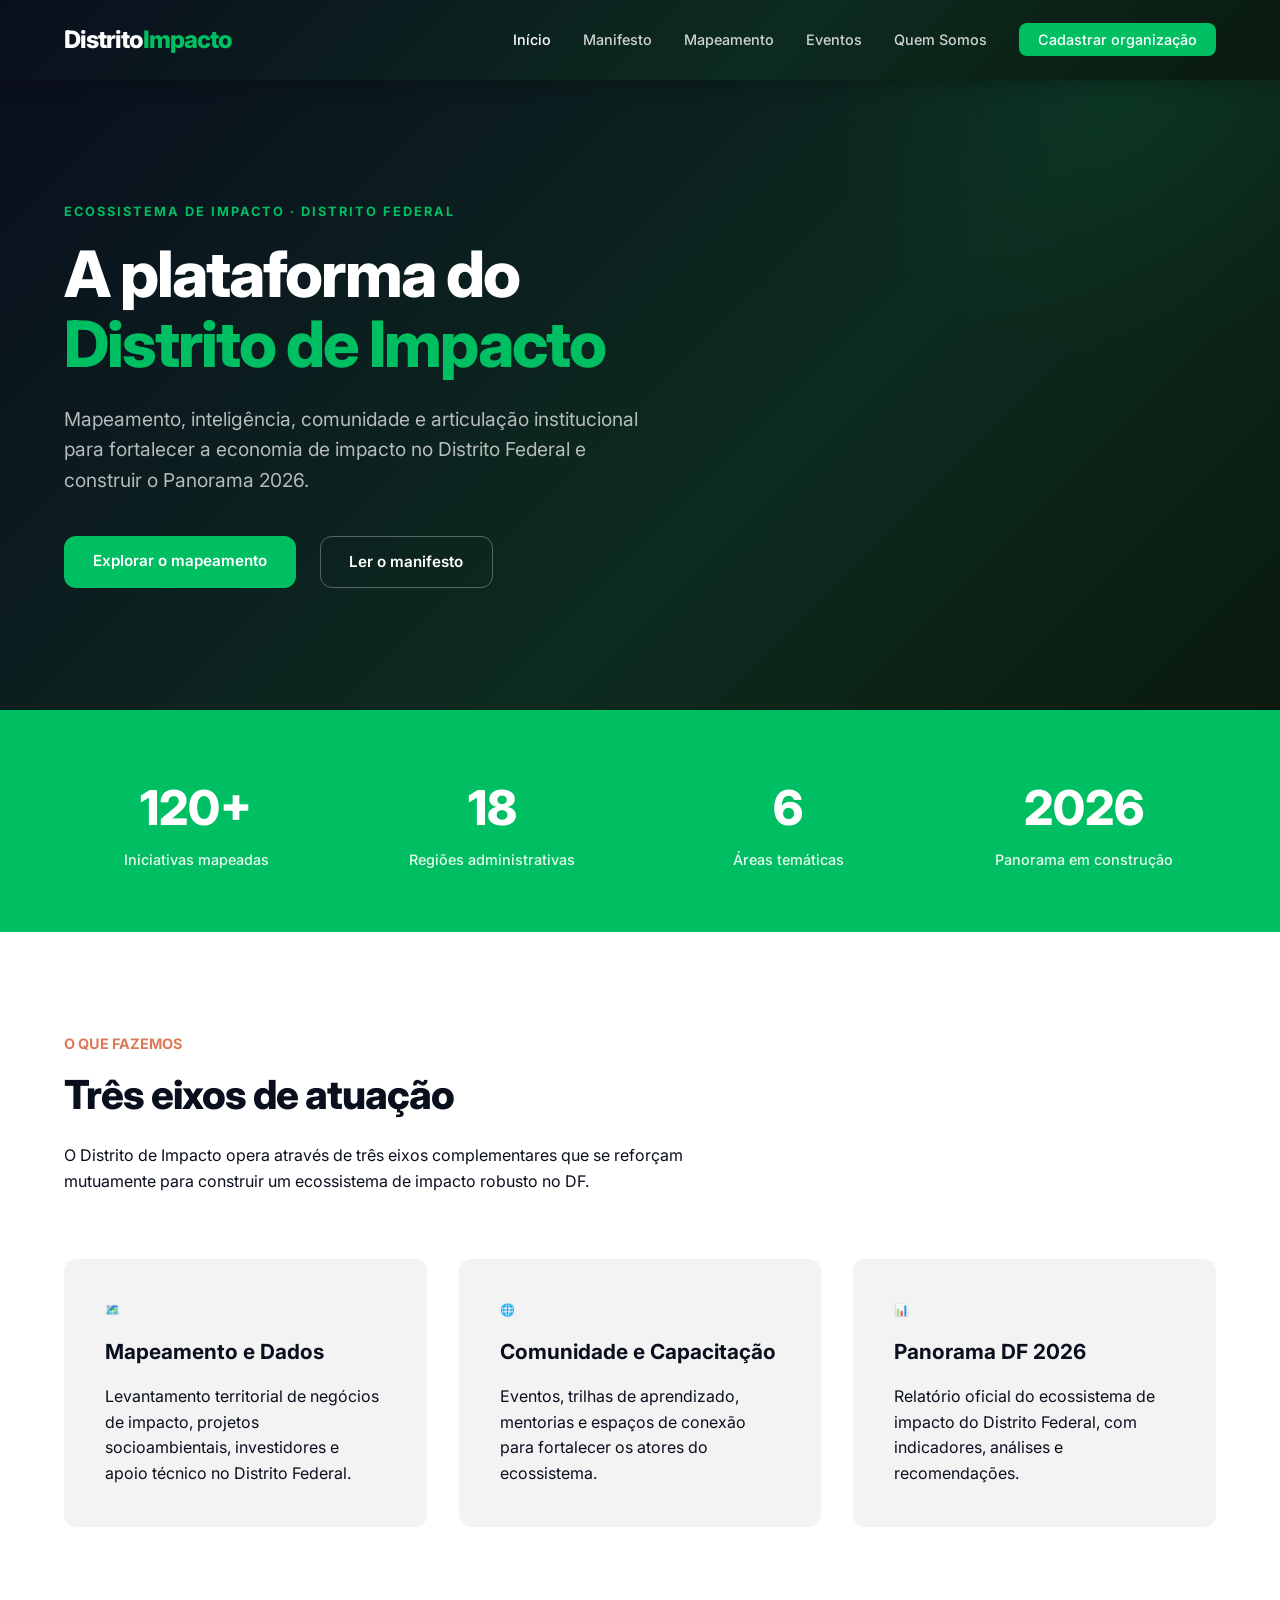
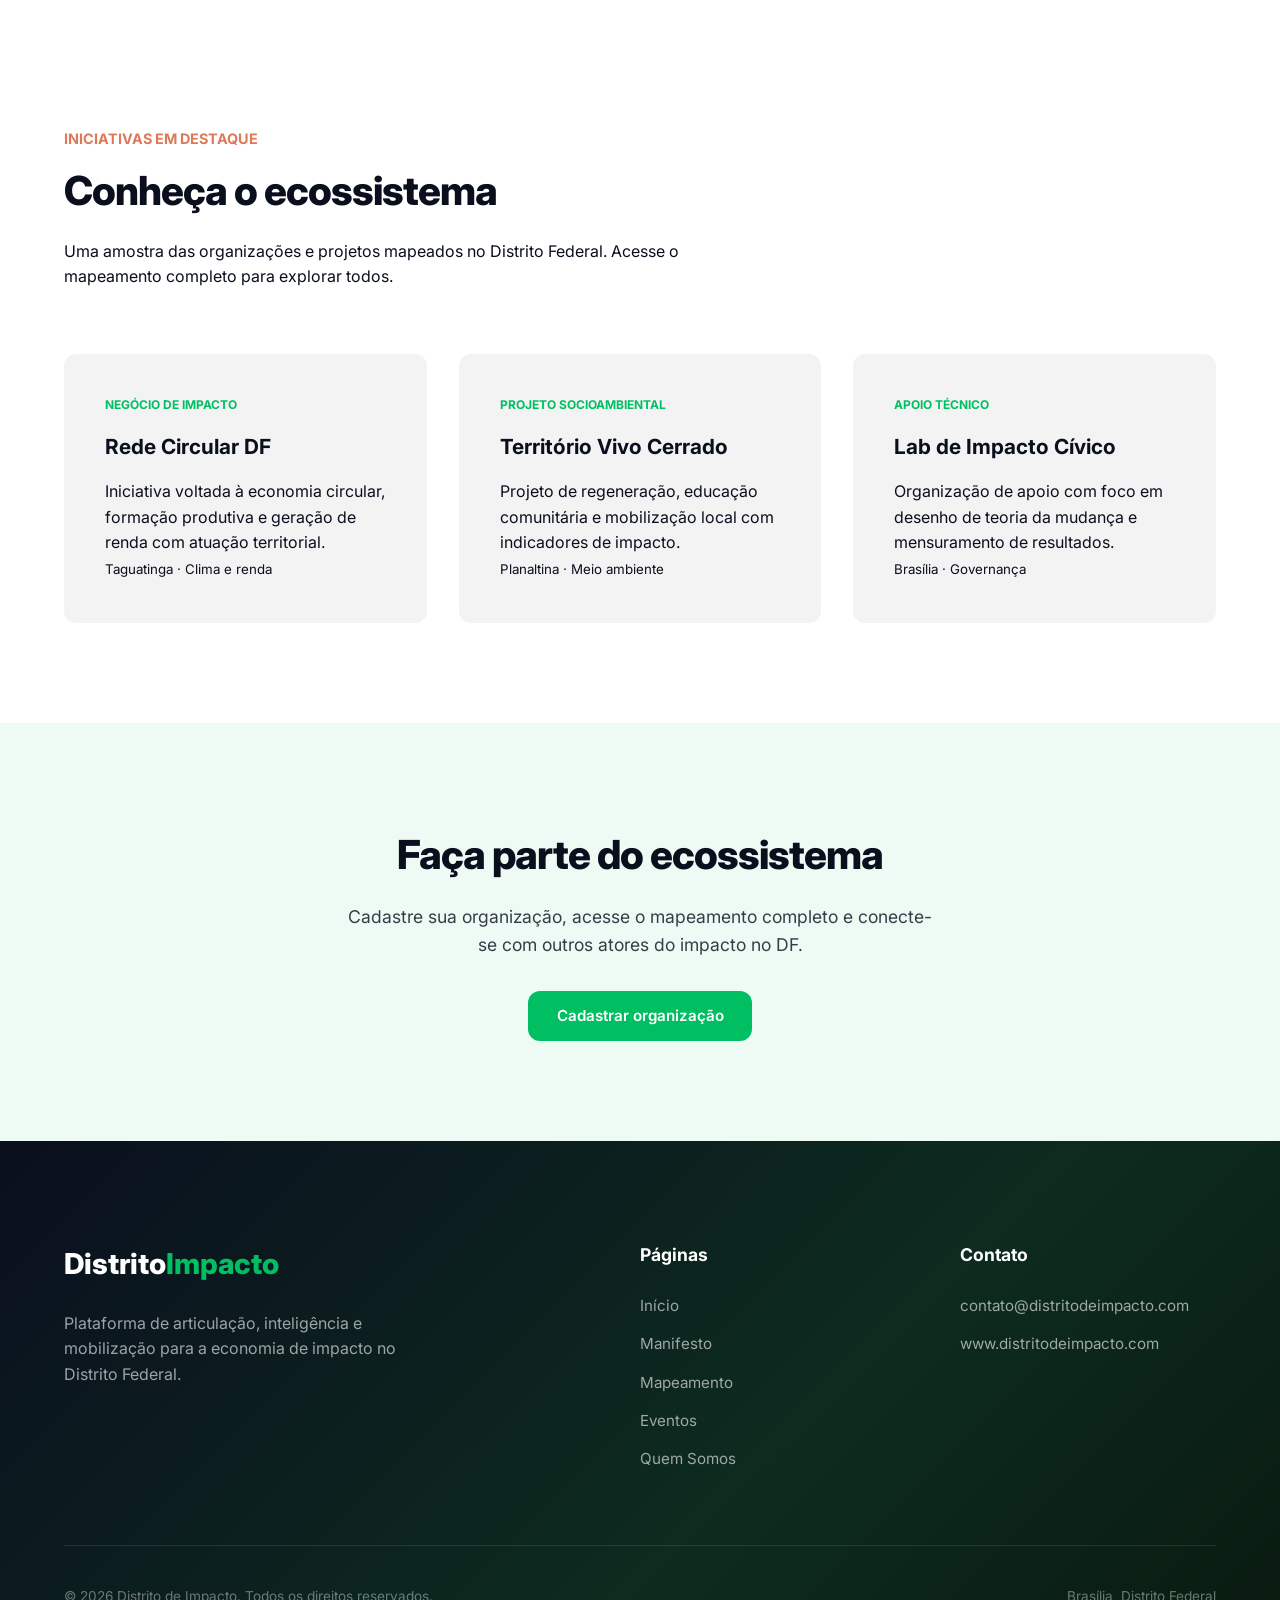
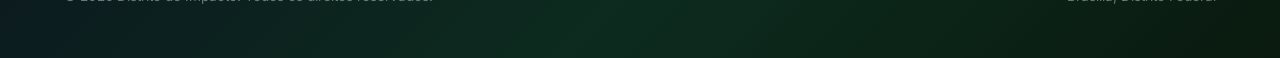
<file: index.html>
<!DOCTYPE html>
<html lang="pt-BR">
<head>
  <meta charset="UTF-8" />
  <meta name="viewport" content="width=device-width, initial-scale=1.0"/>
  <title>Distrito de Impacto</title>
  <meta name="description" content="Plataforma de articulação, inteligência e mobilização para a economia de impacto no Distrito Federal."/>
  <link rel="preconnect" href="https://fonts.googleapis.com"/>
  <link rel="preconnect" href="https://fonts.gstatic.com" crossorigin/>
  <link href="https://fonts.googleapis.com/css2?family=Inter:wght@400;500;600;700;800&display=swap" rel="stylesheet"/>
      <link rel="stylesheet" href="assets/css/style.css?v=3"/>
</head>
<body>
  <nav>
    <div class="container nav-container">
      <a href="/distrito-impacto-site/" class="nav-logo">Distrito<span>Impacto</span></a>
      <ul class="nav-links">
        <li><a href="/distrito-impacto-site/" class="active">Início</a></li>
        <li><a href="/distrito-impacto-site/manifesto/">Manifesto</a></li>
        <li><a href="/distrito-impacto-site/mapeamento/">Mapeamento</a></li>
        <li><a href="/distrito-impacto-site/eventos/">Eventos</a></li>
        <li><a href="/distrito-impacto-site/quem-somos/">Quem Somos</a></li>
        <li><a href="/distrito-impacto-site/mapeamento/" class="nav-cta">Cadastrar organização</a></li>
      </ul>
      <button class="nav-menu-btn">&#9776;</button>
    </div>
  </nav>
  <section class="hero">
    <div class="container">
      <div class="hero-inner">
        <span class="hero-tag">Ecossistema de Impacto · Distrito Federal</span>
        <h1>A plataforma do<br/><span>Distrito de Impacto</span></h1>
        <p>Mapeamento, inteligência, comunidade e articulação institucional para fortalecer a economia de impacto no Distrito Federal e construir o Panorama 2026.</p>
        <div class="hero-btns">
          <a href="/distrito-impacto-site/mapeamento/" class="btn btn-primary">Explorar o mapeamento</a>
          <a href="/distrito-impacto-site/manifesto/" class="btn btn-outline">Ler o manifesto</a>
        </div>
      </div>
    </div>
  </section>
  <div class="stats">
    <div class="container stats-grid">
      <div class="stat-item">
        <span class="stat-num">120+</span>
        <span class="stat-label">Iniciativas mapeadas</span>
      </div>
      <div class="stat-item">
        <span class="stat-num">18</span>
        <span class="stat-label">Regiões administrativas</span>
      </div>
      <div class="stat-item">
        <span class="stat-num">6</span>
        <span class="stat-label">Áreas temáticas</span>
      </div>
      <div class="stat-item">
        <span class="stat-num">2026</span>
        <span class="stat-label">Panorama em construção</span>
      </div>
    </div>
  </div>
  <section class="section-about">
    <div class="container">
      <div class="section-header">
        <span class="section-tag">O que fazemos</span>
        <h2 class="section-title">Três eixos de atuação</h2>
        <p>O Distrito de Impacto opera através de três eixos complementares que se reforçam mutuamente para construir um ecossistema de impacto robusto no DF.</p>
      </div>
      <div class="cards-grid">
        <div class="card">
          <span class="card-tag">🗺️</span>
          <h3>Mapeamento e Dados</h3>
          <p>Levantamento territorial de negócios de impacto, projetos socioambientais, investidores e apoio técnico no Distrito Federal.</p>
        </div>
        <div class="card">
          <span class="card-tag">🌐</span>
          <h3>Comunidade e Capacitação</h3>
          <p>Eventos, trilhas de aprendizado, mentorias e espaços de conexão para fortalecer os atores do ecossistema.</p>
        </div>
        <div class="card">
          <span class="card-tag">📊</span>
          <h3>Panorama DF 2026</h3>
          <p>Relatório oficial do ecossistema de impacto do Distrito Federal, com indicadores, análises e recomendações.</p>
        </div>
      </div>
    </div>
  </section>
  <section class="section-showcase">
    <div class="container">
      <div class="section-header">
        <span class="section-tag">Iniciativas em destaque</span>
        <h2 class="section-title">Conheça o ecossistema</h2>
        <p>Uma amostra das organizações e projetos mapeados no Distrito Federal. Acesse o mapeamento completo para explorar todos.</p>
      </div>
      <div class="cards-grid">
        <div class="card">
          <span class="card-tag">Negócio de Impacto</span>
          <h3>Rede Circular DF</h3>
          <p>Iniciativa voltada à economia circular, formação produtiva e geração de renda com atuação territorial.</p>
          <p><small>Taguatinga · Clima e renda</small></p>
        </div>
        <div class="card">
          <span class="card-tag">Projeto Socioambiental</span>
          <h3>Território Vivo Cerrado</h3>
          <p>Projeto de regeneração, educação comunitária e mobilização local com indicadores de impacto.</p>
          <p><small>Planaltina · Meio ambiente</small></p>
        </div>
        <div class="card">
          <span class="card-tag">Apoio Técnico</span>
          <h3>Lab de Impacto Cívico</h3>
          <p>Organização de apoio com foco em desenho de teoria da mudança e mensuramento de resultados.</p>
          <p><small>Brasília · Governança</small></p>
        </div>
      </div>
    </div>
  </section>
  <section class="section-cta">
    <div class="container">
      <h2>Faça parte do ecossistema</h2>
      <p>Cadastre sua organização, acesse o mapeamento completo e conecte-se com outros atores do impacto no DF.</p>
      <a href="/distrito-impacto-site/mapeamento/" class="btn btn-primary">Cadastrar organização</a>
    </div>
  </section>
  <footer>
    <div class="container">
      <div class="footer-top">
        <div class="footer-about">
          <div class="footer-logo">Distrito<span>Impacto</span></div>
          <p>Plataforma de articulação, inteligência e mobilização para a economia de impacto no Distrito Federal.</p>
        </div>
        <div class="footer-links">
          <h4>Páginas</h4>
          <ul>
            <li><a href="/distrito-impacto-site/">Início</a></li>
            <li><a href="/distrito-impacto-site/manifesto/">Manifesto</a></li>
            <li><a href="/distrito-impacto-site/mapeamento/">Mapeamento</a></li>
            <li><a href="/distrito-impacto-site/eventos/">Eventos</a></li>
            <li><a href="/distrito-impacto-site/quem-somos/">Quem Somos</a></li>
          </ul>
        </div>
        <div class="footer-links">
          <h4>Contato</h4>
          <ul>
            <li><a href="mailto:contato@distritodeimpacto.com">contato@distritodeimpacto.com</a></li>
            <li><a href="https://www.distritodeimpacto.com/">www.distritodeimpacto.com</a></li>
          </ul>
        </div>
      </div>
      <div class="footer-bottom">
        <span>© 2026 Distrito de Impacto. Todos os direitos reservados.</span>
        <span>Brasília, Distrito Federal</span>
      </div>
    </div>
  </footer>
  <script src="assets/js/main.js"></script>
</body>
</html>
</file>
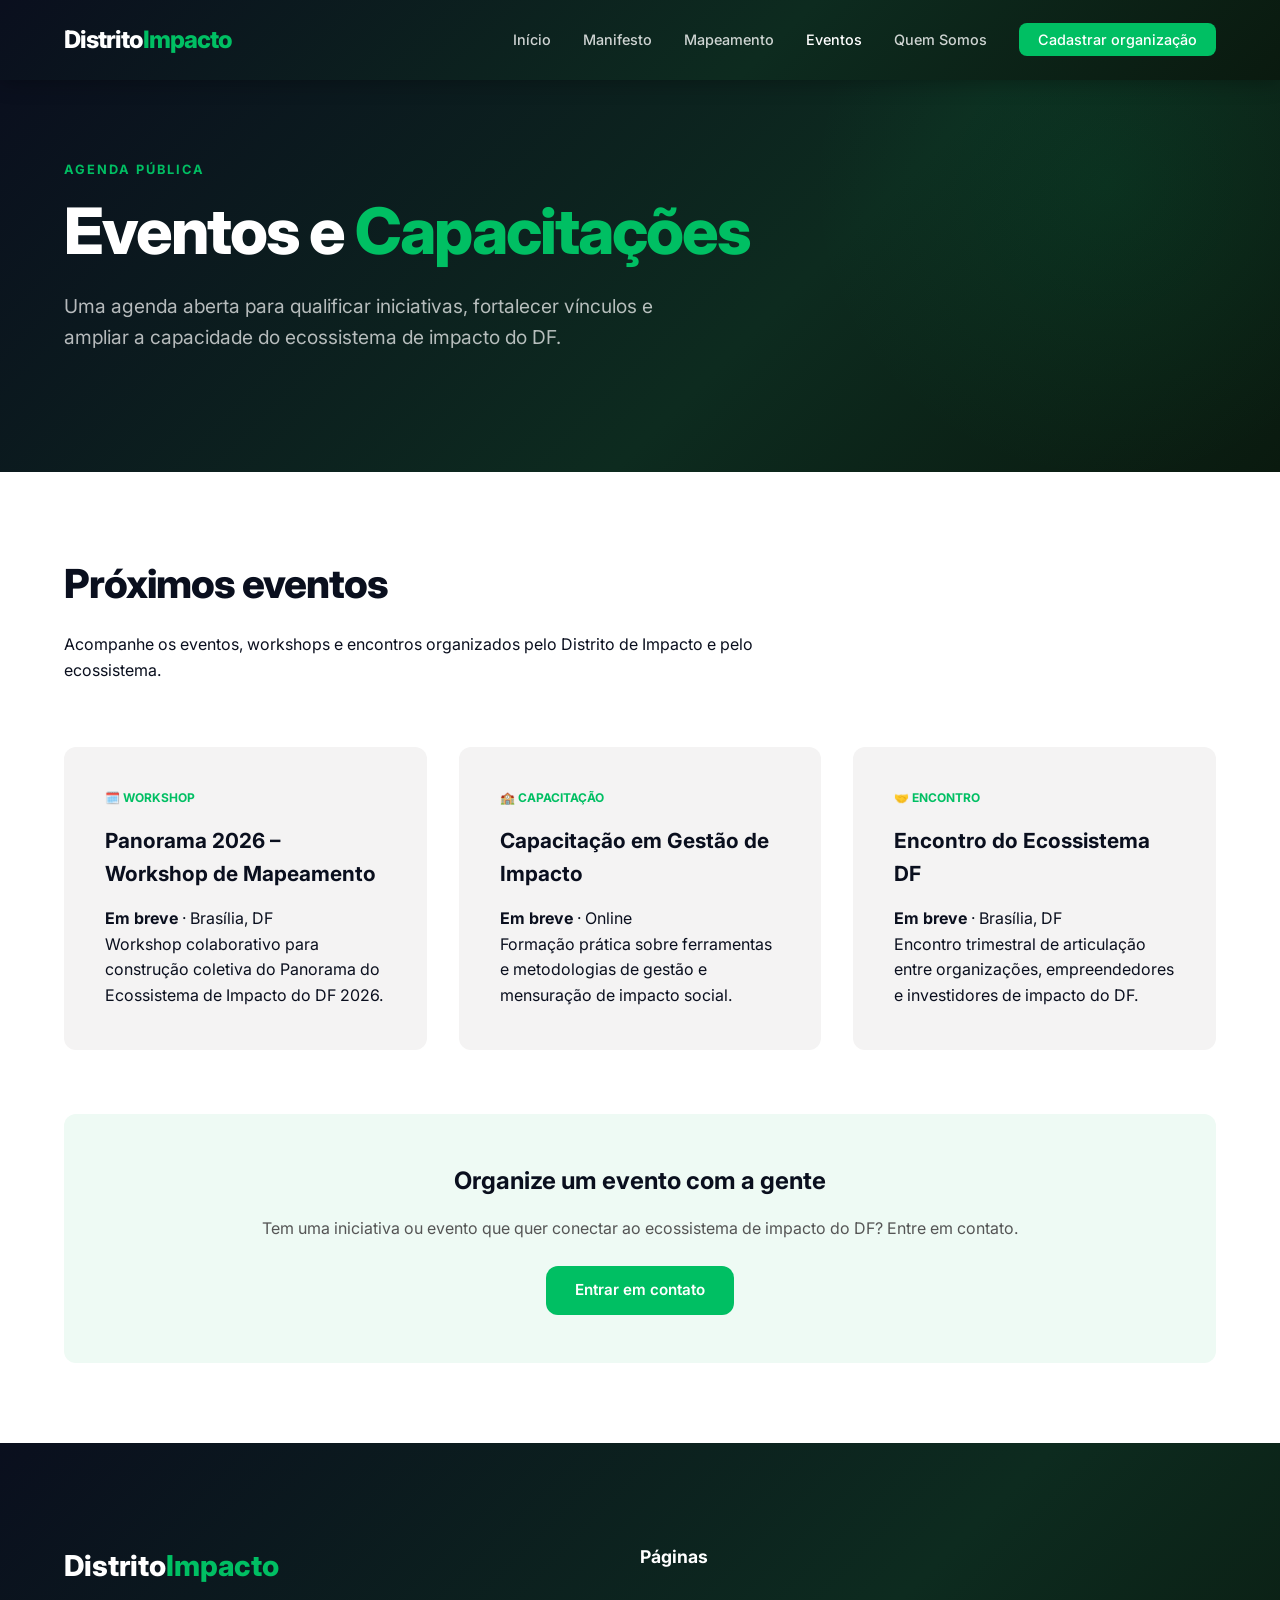
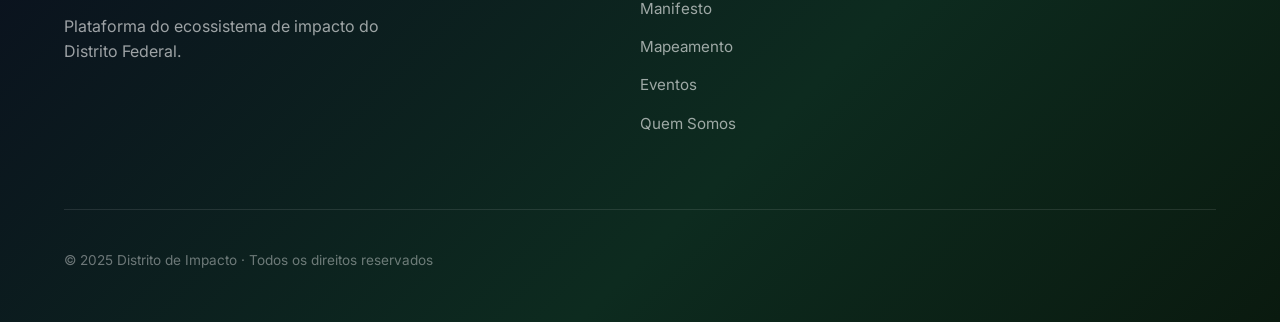
<file: eventos/index.html>
<!DOCTYPE html>
<html lang="pt-BR">
<head>
  <meta charset="UTF-8"/>
  <meta name="viewport" content="width=device-width, initial-scale=1.0"/>
  <title>Eventos – Distrito de Impacto</title>
  <meta name="description" content="Agenda de eventos, capacitações e encontros do ecossistema de impacto do Distrito Federal."/>
  <link rel="preconnect" href="https://fonts.googleapis.com"/>
  <link rel="preconnect" href="https://fonts.gstatic.com" crossorigin/>
  <link href="https://fonts.googleapis.com/css2?family=Inter:wght@400;500;600;700;800&display=swap" rel="stylesheet"/>
  <link rel="stylesheet" href="../assets/css/style.css?v=3"/>
</head>
<body>
  <nav>
    <div class="container nav-container">
      <a href="/distrito-impacto-site/" class="nav-logo">Distrito<span>Impacto</span></a>
      <ul class="nav-links">
        <li><a href="/distrito-impacto-site/">Início</a></li>
        <li><a href="/distrito-impacto-site/manifesto/">Manifesto</a></li>
        <li><a href="/distrito-impacto-site/mapeamento/">Mapeamento</a></li>
        <li><a href="/distrito-impacto-site/eventos/" class="active">Eventos</a></li>
        <li><a href="/distrito-impacto-site/quem-somos/">Quem Somos</a></li>
        <li><a href="/distrito-impacto-site/mapeamento/" class="nav-cta">Cadastrar organização</a></li>
      </ul>
      <button class="nav-menu-btn">&#9776;</button>
    </div>
  </nav>

  <section class="hero" style="min-height: 42vh; padding: 80px 0;">
    <div class="container">
      <div class="hero-inner">
        <span class="hero-tag">Agenda Pública</span>
        <h1>Eventos e <span>Capacitações</span></h1>
        <p>Uma agenda aberta para qualificar iniciativas, fortalecer vínculos e ampliar a capacidade do ecossistema de impacto do DF.</p>
      </div>
    </div>
  </section>

  <section style="padding: 5rem 0;">
    <div class="container">
      <div class="section-header">
        <h2 class="section-title">Próximos eventos</h2>
        <p>Acompanhe os eventos, workshops e encontros organizados pelo Distrito de Impacto e pelo ecossistema.</p>
      </div>
      <div class="cards-grid" id="eventos-lista">
        <div class="card">
          <span class="card-tag">🗓️ Workshop</span>
          <h3>Panorama 2026 – Workshop de Mapeamento</h3>
          <p><strong>Em breve</strong> &middot; Brasília, DF</p>
          <p>Workshop colaborativo para construção coletiva do Panorama do Ecossistema de Impacto do DF 2026.</p>
        </div>
        <div class="card">
          <span class="card-tag">🏫 Capacitação</span>
          <h3>Capacitação em Gestão de Impacto</h3>
          <p><strong>Em breve</strong> &middot; Online</p>
          <p>Formação prática sobre ferramentas e metodologias de gestão e mensuração de impacto social.</p>
        </div>
        <div class="card">
          <span class="card-tag">🤝 Encontro</span>
          <h3>Encontro do Ecossistema DF</h3>
          <p><strong>Em breve</strong> &middot; Brasília, DF</p>
          <p>Encontro trimestral de articulação entre organizações, empreendedores e investidores de impacto do DF.</p>
        </div>
      </div>

      <div style="margin-top: 4rem; padding: 3rem; background: var(--color-surface-soft); border-radius: var(--radius); text-align: center;">
        <h3 style="font-size: 1.5rem; margin-bottom: 1rem;">Organize um evento com a gente</h3>
        <p style="color: #555; margin-bottom: 1.5rem;">Tem uma iniciativa ou evento que quer conectar ao ecossistema de impacto do DF? Entre em contato.</p>
        <a href="mailto:contato@distritodeimpacto.org" class="btn btn-primary">Entrar em contato</a>
      </div>
    </div>
  </section>

  <footer>
    <div class="container">
      <div class="footer-top">
        <div class="footer-about">
          <div class="footer-logo">Distrito<span>Impacto</span></div>
          <p>Plataforma do ecossistema de impacto do Distrito Federal.</p>
        </div>
        <div class="footer-links">
          <h4>Páginas</h4>
          <ul>
            <li><a href="/distrito-impacto-site/manifesto/">Manifesto</a></li>
            <li><a href="/distrito-impacto-site/mapeamento/">Mapeamento</a></li>
            <li><a href="/distrito-impacto-site/eventos/">Eventos</a></li>
            <li><a href="/distrito-impacto-site/quem-somos/">Quem Somos</a></li>
          </ul>
        </div>
      </div>
      <div class="footer-bottom">
        <span>© 2025 Distrito de Impacto · Todos os direitos reservados</span>
      </div>
    </div>
  </footer>
</body>
</html>
</file>
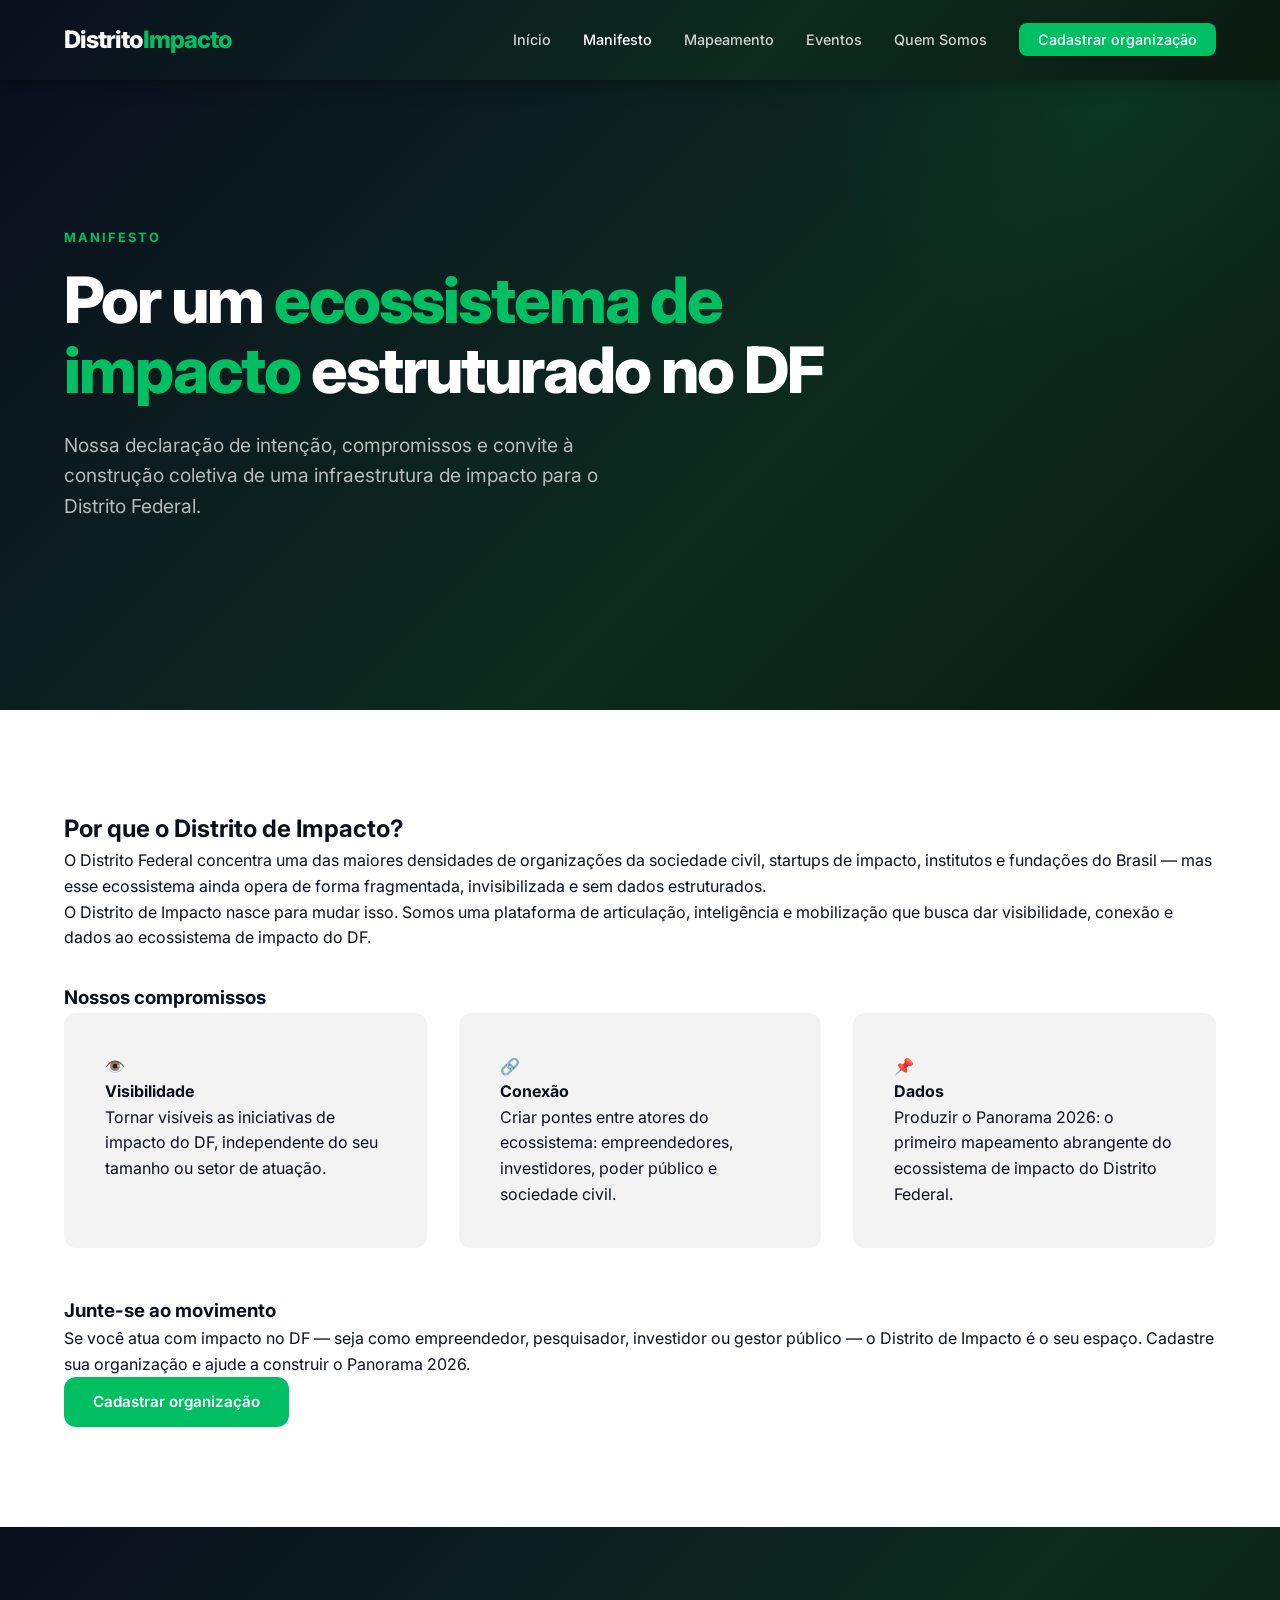
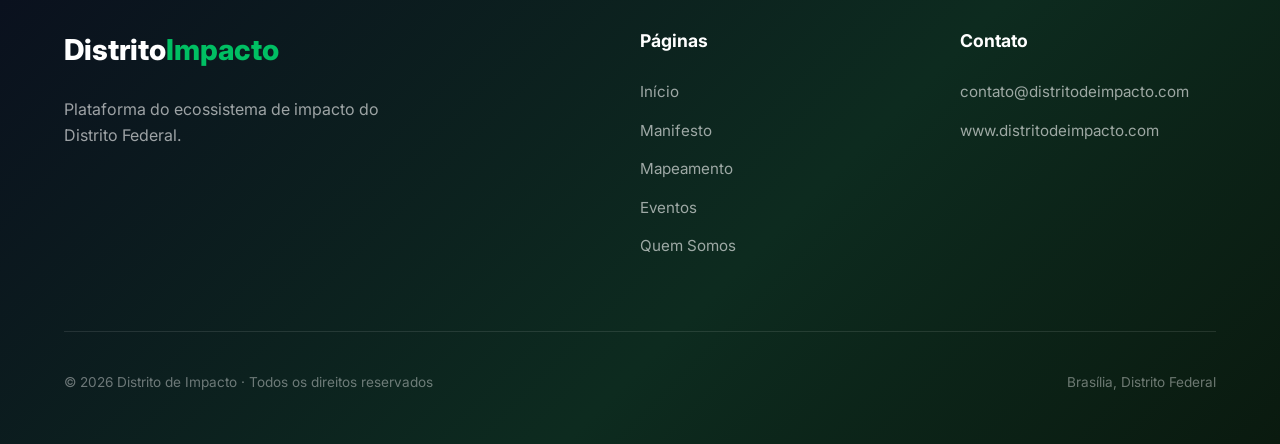
<file: manifesto/index.html>
<!DOCTYPE html>
<html lang="pt-BR">
<head>
  <meta charset="UTF-8"/>
  <meta name="viewport" content="width=device-width, initial-scale=1.0"/>
  <title>Manifesto – Distrito de Impacto</title>
  <meta name="description" content="O manifesto do Distrito de Impacto: nossa declaração de intenção para fortalecer o ecossistema de impacto do DF."/>
  <link rel="preconnect" href="https://fonts.googleapis.com"/>
  <link rel="preconnect" href="https://fonts.gstatic.com" crossorigin/>
  <link href="https://fonts.googleapis.com/css2?family=Inter:wght@400;500;600;700;800&display=swap" rel="stylesheet"/>
  <link rel="stylesheet" href="../assets/css/style.css"/>
</head>
<body>
  <nav>
    <div class="container nav-container">
      <a href="/distrito-impacto-site/" class="nav-logo">Distrito<span>Impacto</span></a>
      <ul class="nav-links">
        <li><a href="/distrito-impacto-site/">Início</a></li>
        <li><a href="/distrito-impacto-site/manifesto/" class="active">Manifesto</a></li>
        <li><a href="/distrito-impacto-site/mapeamento/">Mapeamento</a></li>
        <li><a href="/distrito-impacto-site/eventos/">Eventos</a></li>
        <li><a href="/distrito-impacto-site/quem-somos/">Quem Somos</a></li>
        <li><a href="/distrito-impacto-site/mapeamento/" class="nav-cta">Cadastrar organização</a></li>
      </ul>
      <button class="nav-menu-btn">&#9776;</button>
    </div>
  </nav>
  <section class="hero">
    <div class="container">
      <div class="hero-inner">
        <span class="hero-tag">Manifesto</span>
        <h1>Por um <span>ecossistema de impacto</span> estruturado no DF</h1>
        <p>Nossa declaração de intenção, compromissos e convite à construção coletiva de uma infraestrutura de impacto para o Distrito Federal.</p>
      </div>
    </div>
  </section>
  <section class="section-about">
    <div class="container">
      <h2>Por que o Distrito de Impacto?</h2>
      <p>O Distrito Federal concentra uma das maiores densidades de organizações da sociedade civil, startups de impacto, institutos e fundações do Brasil — mas esse ecossistema ainda opera de forma fragmentada, invisibilizada e sem dados estruturados.</p>
      <p>O Distrito de Impacto nasce para mudar isso. Somos uma plataforma de articulação, inteligência e mobilização que busca dar visibilidade, conexão e dados ao ecossistema de impacto do DF.</p>
      <h3 style="margin-top: 2rem;">Nossos compromissos</h3>
      <div class="cards-grid">
        <div class="card">
          <div class="card-icon">👁️</div>
          <h4>Visibilidade</h4>
          <p>Tornar visíveis as iniciativas de impacto do DF, independente do seu tamanho ou setor de atuação.</p>
        </div>
        <div class="card">
          <div class="card-icon">🔗</div>
          <h4>Conexão</h4>
          <p>Criar pontes entre atores do ecossistema: empreendedores, investidores, poder público e sociedade civil.</p>
        </div>
        <div class="card">
          <div class="card-icon">📌</div>
          <h4>Dados</h4>
          <p>Produzir o Panorama 2026: o primeiro mapeamento abrangente do ecossistema de impacto do Distrito Federal.</p>
        </div>
      </div>
      <h3 style="margin-top: 3rem;">Junte-se ao movimento</h3>
      <p>Se você atua com impacto no DF — seja como empreendedor, pesquisador, investidor ou gestor público — o Distrito de Impacto é o seu espaço. Cadastre sua organização e ajude a construir o Panorama 2026.</p>
      <a href="/distrito-impacto-site/mapeamento/" class="btn btn-primary">Cadastrar organização</a>
    </div>
  </section>
  <footer>
    <div class="container">
      <div class="footer-top">
        <div class="footer-about">
          <div class="footer-logo">Distrito<span>Impacto</span></div>
          <p>Plataforma do ecossistema de impacto do Distrito Federal.</p>
        </div>
        <div class="footer-links">
          <h4>Páginas</h4>
          <ul>
            <li><a href="/distrito-impacto-site/">Início</a></li>
            <li><a href="/distrito-impacto-site/manifesto/">Manifesto</a></li>
            <li><a href="/distrito-impacto-site/mapeamento/">Mapeamento</a></li>
            <li><a href="/distrito-impacto-site/eventos/">Eventos</a></li>
            <li><a href="/distrito-impacto-site/quem-somos/">Quem Somos</a></li>
          </ul>
        </div>
        <div class="footer-links">
          <h4>Contato</h4>
          <ul>
            <li><a href="mailto:contato@distritodeimpacto.com">contato@distritodeimpacto.com</a></li>
            <li><a href="https://www.distritodeimpacto.com/">www.distritodeimpacto.com</a></li>
          </ul>
        </div>
      </div>
      <div class="footer-bottom">
        <span>© 2026 Distrito de Impacto · Todos os direitos reservados</span>
        <span>Brasília, Distrito Federal</span>
      </div>
    </div>
  </footer>
  <script src="../assets/js/main.js"></script>
</body>
</html>
</file>
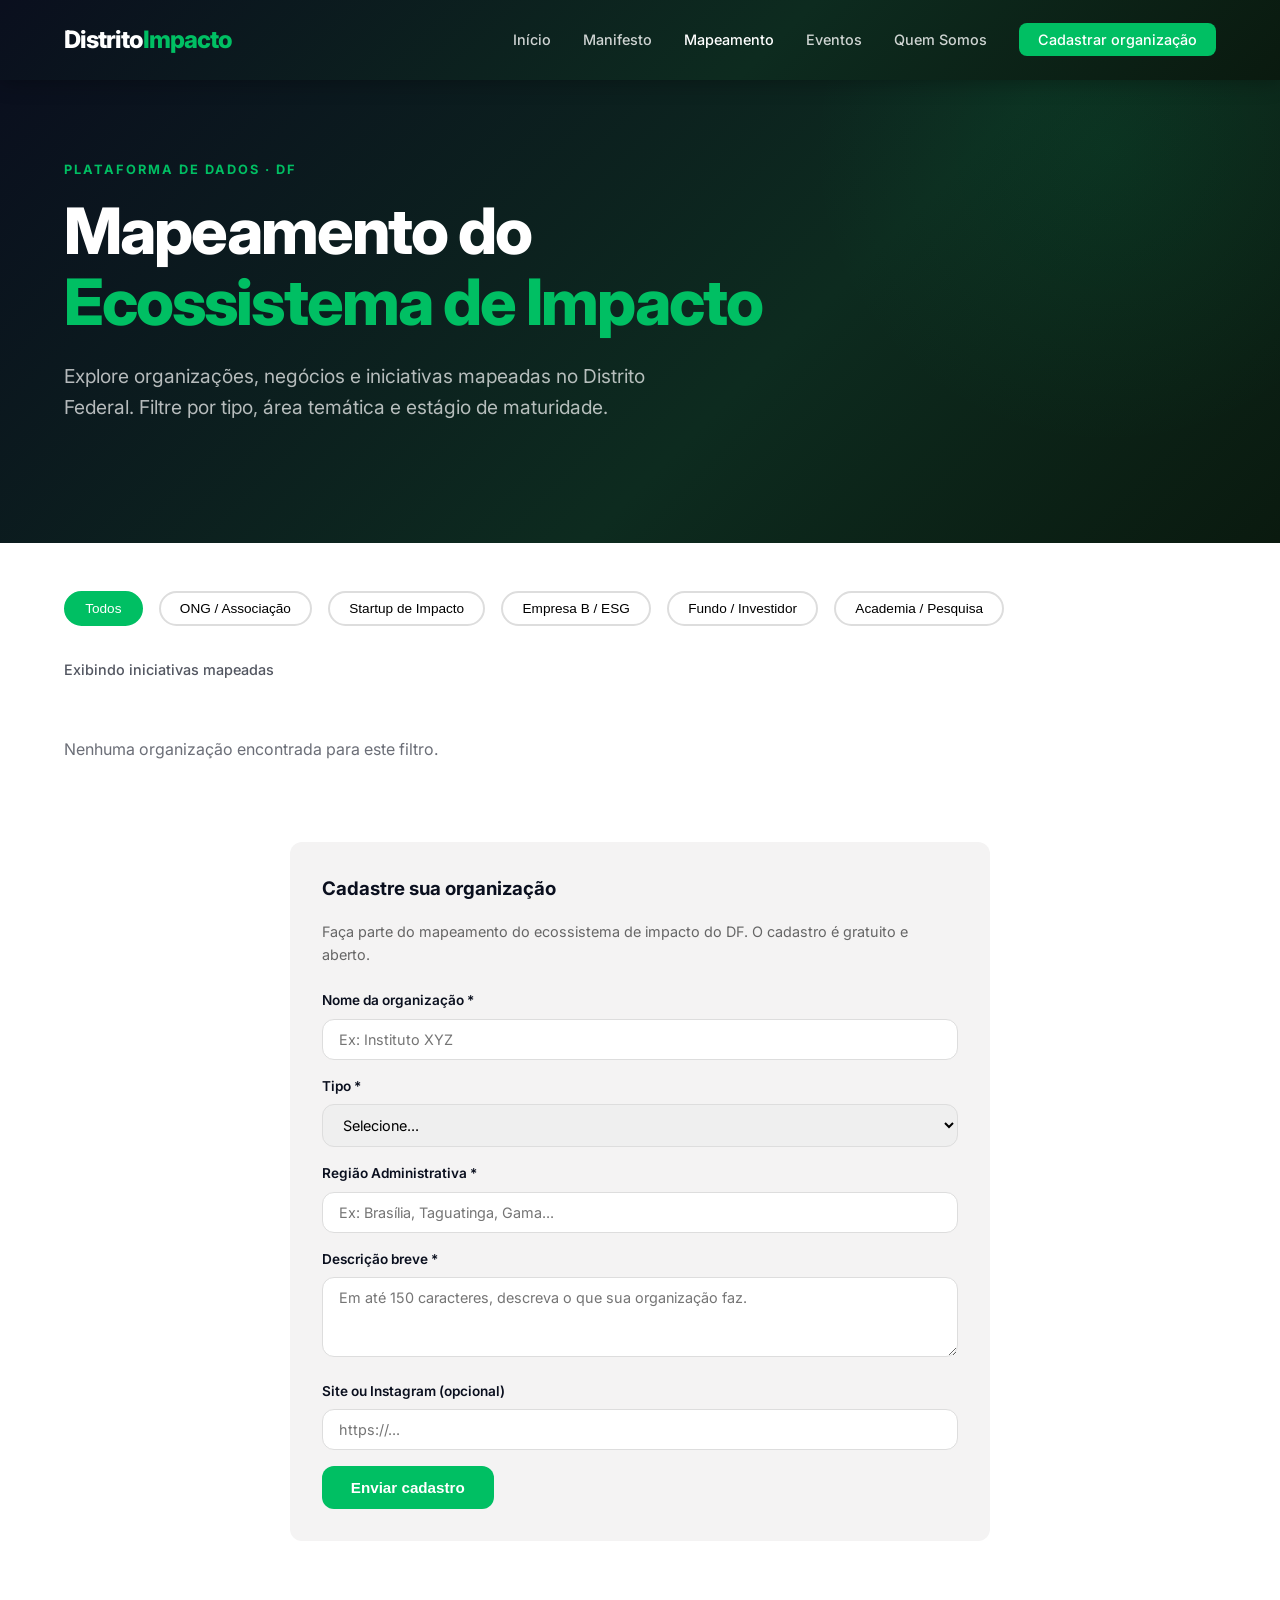
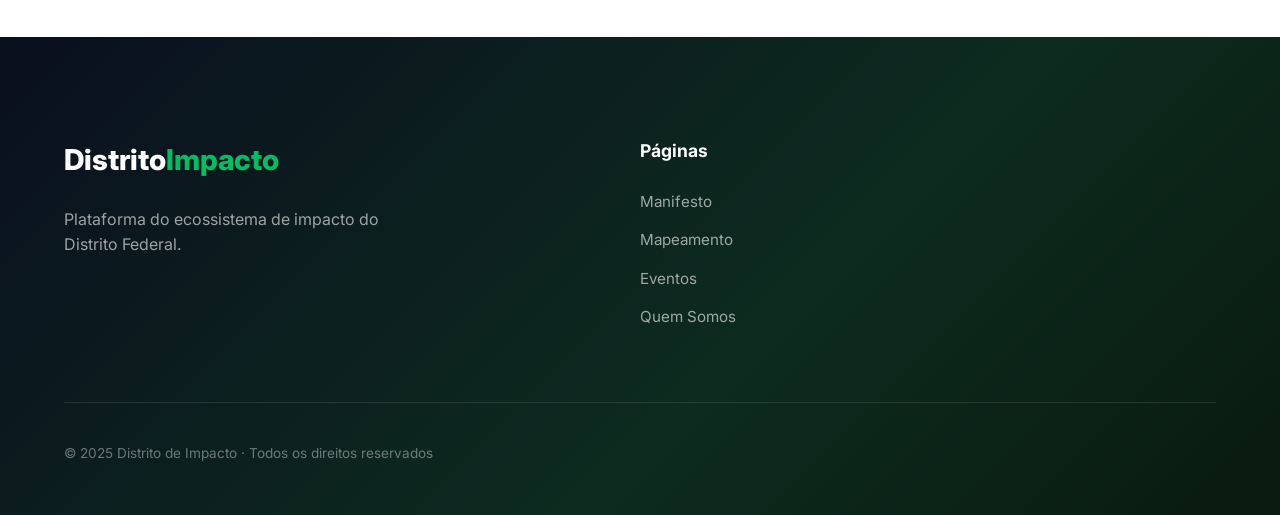
<file: mapeamento/index.html>
<!DOCTYPE html>
<html lang="pt-BR">
<head>
  <meta charset="UTF-8"/>
  <meta name="viewport" content="width=device-width, initial-scale=1.0"/>
  <title>Mapeamento – Distrito de Impacto</title>
  <meta name="description" content="Explore as organizações, negócios e iniciativas de impacto mapeadas no Distrito Federal."/>
  <link rel="preconnect" href="https://fonts.googleapis.com"/>
  <link rel="preconnect" href="https://fonts.gstatic.com" crossorigin/>
  <link href="https://fonts.googleapis.com/css2?family=Inter:wght@400;500;600;700;800&display=swap" rel="stylesheet"/>
  <link rel="stylesheet" href="../assets/css/style.css?v=3"/>
  <style>
    .empty-msg { color: var(--color-dark); font-size: 1rem; grid-column: 1/-1; padding: 2rem 0; opacity: 0.6; }
    .contador { max-width: 1200px; margin: 0 auto 1.5rem; font-size: 0.9rem; color: var(--color-dark); font-weight: 500; opacity: 0.7; }
    .contador span { color: var(--color-primary); font-weight: 700; opacity: 1; }
    .mapa-filtros { max-width: 1200px; margin: 0 auto 2rem; display: flex; gap: 1rem; flex-wrap: wrap; }
    .filtro-btn { padding: 0.5rem 1.2rem; border: 2px solid #ddd; border-radius: 50px; background: white; cursor: pointer; font-size: 0.85rem; font-weight: 500; transition: all 0.2s; }
    .filtro-btn.active, .filtro-btn:hover { border-color: var(--color-primary); background: var(--color-primary); color: white; }
    .org-grid { max-width: 1200px; margin: 0 auto; display: grid; grid-template-columns: repeat(auto-fill, minmax(280px, 1fr)); gap: 1.5rem; }
    .org-card { background: white; border: 1px solid #e5e5e5; border-radius: var(--radius); padding: 1.5rem; transition: box-shadow 0.2s; }
    .org-card:hover { box-shadow: var(--shadow); }
    .org-tag { display: inline-block; padding: 0.2rem 0.7rem; background: #e8faf2; color: #00875a; border-radius: 50px; font-size: 0.75rem; font-weight: 600; margin-bottom: 0.8rem; }
    .org-name { font-size: 1rem; font-weight: 700; margin-bottom: 0.5rem; }
    .org-desc { font-size: 0.85rem; color: #555; line-height: 1.5; }
    .org-ra { font-size: 0.78rem; color: #888; margin-top: 0.8rem; }
    .form-cadastro { max-width: 700px; margin: 3rem auto 0; background: #f4f3f3; padding: 2rem; border-radius: var(--radius); }
    .form-cadastro h3 { margin-bottom: 1rem; }
    .form-group { margin-bottom: 1rem; }
    .form-group label { display: block; font-size: 0.85rem; font-weight: 600; margin-bottom: 0.4rem; }
    .form-group input, .form-group select, .form-group textarea { width: 100%; padding: 0.7rem 1rem; border: 1px solid #ddd; border-radius: var(--radius); font-family: var(--font-main); font-size: 0.9rem; }
    .form-group textarea { resize: vertical; min-height: 80px; }
  </style>
</head>
<body>
  <nav>
    <div class="container nav-container">
      <a href="/distrito-impacto-site/" class="nav-logo">Distrito<span>Impacto</span></a>
      <ul class="nav-links">
        <li><a href="/distrito-impacto-site/">Início</a></li>
        <li><a href="/distrito-impacto-site/manifesto/">Manifesto</a></li>
        <li><a href="/distrito-impacto-site/mapeamento/" class="active">Mapeamento</a></li>
        <li><a href="/distrito-impacto-site/eventos/">Eventos</a></li>
        <li><a href="/distrito-impacto-site/quem-somos/">Quem Somos</a></li>
        <li><a href="/distrito-impacto-site/mapeamento/" class="nav-cta">Cadastrar organização</a></li>
      </ul>
      <button class="nav-menu-btn">&#9776;</button>
    </div>
  </nav>

  <section class="hero" style="min-height: 42vh; padding: 80px 0;">
    <div class="container">
      <div class="hero-inner">
        <span class="hero-tag">Plataforma de Dados · DF</span>
        <h1>Mapeamento do<br/><span>Ecossistema de Impacto</span></h1>
        <p>Explore organizações, negócios e iniciativas mapeadas no Distrito Federal. Filtre por tipo, área temática e estágio de maturidade.</p>
      </div>
    </div>
  </section>

  <section style="padding: 3rem 0 6rem;">
    <div class="container">
      <div id="filtros-area" class="mapa-filtros">
        <button class="filtro-btn active" data-filtro="todos">Todos</button>
        <button class="filtro-btn" data-filtro="ong">ONG / Associação</button>
        <button class="filtro-btn" data-filtro="startup">Startup de Impacto</button>
        <button class="filtro-btn" data-filtro="empresa">Empresa B / ESG</button>
        <button class="filtro-btn" data-filtro="fundo">Fundo / Investidor</button>
        <button class="filtro-btn" data-filtro="academia">Academia / Pesquisa</button>
      </div>
      <p class="contador">Exibindo <span id="count">0</span> iniciativas mapeadas</p>
      <div id="org-grid" class="org-grid">
        <p class="empty-msg">Carregando iniciativas...</p>
      </div>
      <div class="form-cadastro" id="cadastro">
        <h3>Cadastre sua organização</h3>
        <p style="font-size: 0.9rem; margin-bottom: 1.5rem; color: #666;">Faça parte do mapeamento do ecossistema de impacto do DF. O cadastro é gratuito e aberto.</p>
        <form id="form-org" onsubmit="enviarCadastro(event)">
          <div class="form-group">
            <label>Nome da organização *</label>
            <input type="text" id="nome" required placeholder="Ex: Instituto XYZ"/>
          </div>
          <div class="form-group">
            <label>Tipo *</label>
            <select id="tipo" required>
              <option value="">Selecione...</option>
              <option value="ong">ONG / Associação</option>
              <option value="startup">Startup de Impacto</option>
              <option value="empresa">Empresa B / ESG</option>
              <option value="fundo">Fundo / Investidor</option>
              <option value="academia">Academia / Pesquisa</option>
            </select>
          </div>
          <div class="form-group">
            <label>Região Administrativa *</label>
            <input type="text" id="regiao" required placeholder="Ex: Brasília, Taguatinga, Gama..."/>
          </div>
          <div class="form-group">
            <label>Descrição breve *</label>
            <textarea id="descricao" required placeholder="Em até 150 caracteres, descreva o que sua organização faz."></textarea>
          </div>
          <div class="form-group">
            <label>Site ou Instagram (opcional)</label>
            <input type="text" id="site" placeholder="https://..."/>
          </div>
          <button type="submit" class="btn btn-primary">Enviar cadastro</button>
          <p id="form-msg" style="display:none; margin-top:1rem; color: var(--color-primary); font-weight:600;">Cadastro enviado! Entraremos em contato em breve.</p>
        </form>
      </div>
    </div>
  </section>

  <footer>
    <div class="container">
      <div class="footer-top">
        <div class="footer-about">
          <div class="footer-logo">Distrito<span>Impacto</span></div>
          <p>Plataforma do ecossistema de impacto do Distrito Federal.</p>
        </div>
        <div class="footer-links">
          <h4>Páginas</h4>
          <ul>
            <li><a href="/distrito-impacto-site/manifesto/">Manifesto</a></li>
            <li><a href="/distrito-impacto-site/mapeamento/">Mapeamento</a></li>
            <li><a href="/distrito-impacto-site/eventos/">Eventos</a></li>
            <li><a href="/distrito-impacto-site/quem-somos/">Quem Somos</a></li>
          </ul>
        </div>
      </div>
      <div class="footer-bottom">
        <span>© 2025 Distrito de Impacto · Todos os direitos reservados</span>
      </div>
    </div>
  </footer>

  <script>
    const BASE = 'https://1sbrobertoo.github.io/distrito-impacto-site';
    let todasOrgs = [];
    async function carregarOrgs() {
      try {
        const res = await fetch(BASE + '/data/organizacoes.json');
        todasOrgs = await res.json();
        renderOrgs(todasOrgs);
      } catch(e) {
        document.getElementById('org-grid').innerHTML = '<p class="empty-msg">Nenhuma organização cadastrada ainda. Seja o primeiro!</p>';
        document.getElementById('count').textContent = '0';
      }
    }
    function renderOrgs(orgs) {
      const grid = document.getElementById('org-grid');
      document.getElementById('count').textContent = orgs.length;
      if (!orgs.length) {
        grid.innerHTML = '<p class="empty-msg">Nenhuma organização encontrada para este filtro.</p>';
        return;
      }
      grid.innerHTML = orgs.map(o => `
        <div class="org-card">
          <span class="org-tag">${o.tipo || 'Iniciativa'}</span>
          <div class="org-name">${o.nome}</div>
          <div class="org-desc">${o.descricao}</div>
          <div class="org-ra">📍 ${o.regiao || 'DF'}</div>
        </div>
      `).join('');
    }
    document.querySelectorAll('.filtro-btn').forEach(btn => {
      btn.addEventListener('click', () => {
        document.querySelectorAll('.filtro-btn').forEach(b => b.classList.remove('active'));
        btn.classList.add('active');
        const f = btn.dataset.filtro;
        renderOrgs(f === 'todos' ? todasOrgs : todasOrgs.filter(o => o.tipo === f));
      });
    });
    function enviarCadastro(e) {
      e.preventDefault();
      const nova = {
        nome: document.getElementById('nome').value,
        tipo: document.getElementById('tipo').value,
        regiao: document.getElementById('regiao').value,
        descricao: document.getElementById('descricao').value,
        site: document.getElementById('site').value
      };
      todasOrgs.push(nova);
      renderOrgs(todasOrgs);
      document.getElementById('form-org').reset();
      document.getElementById('form-msg').style.display = 'block';
    }
    carregarOrgs();
  </script>
</body>
</html>
</file>
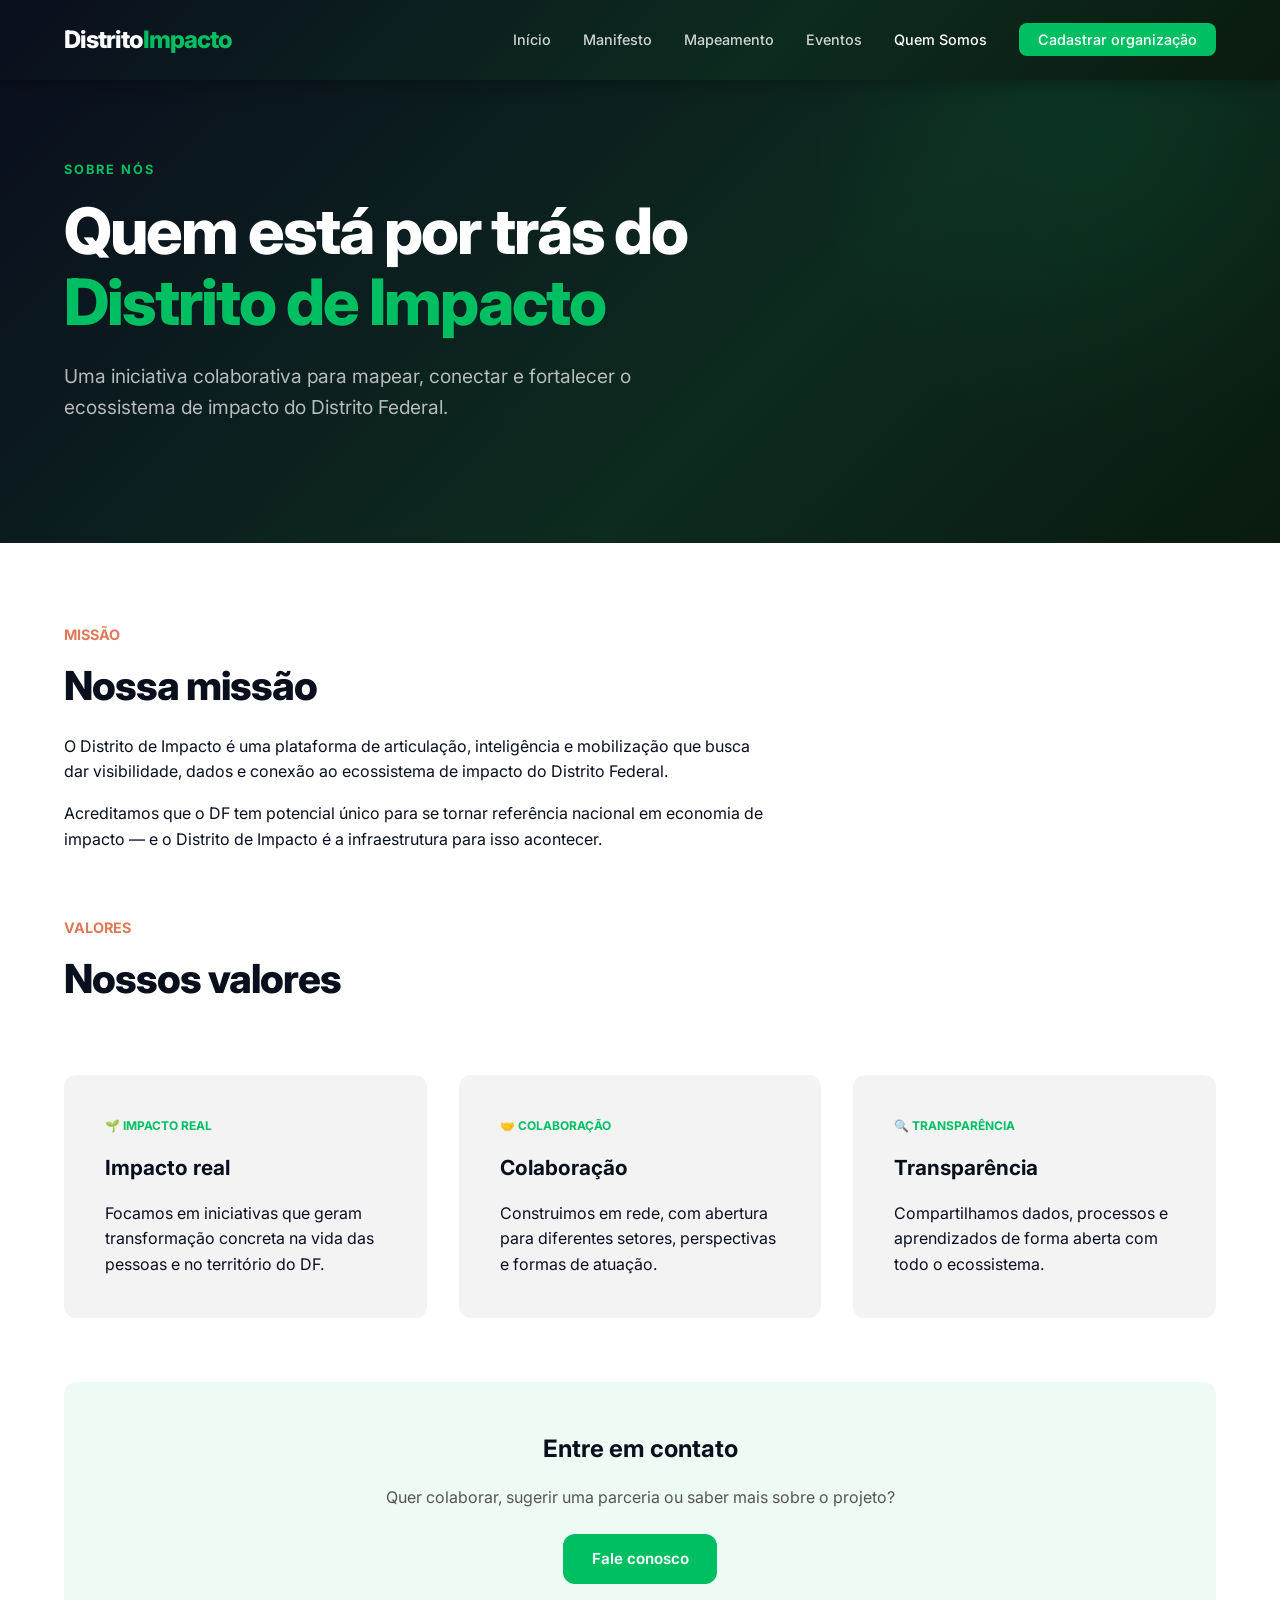
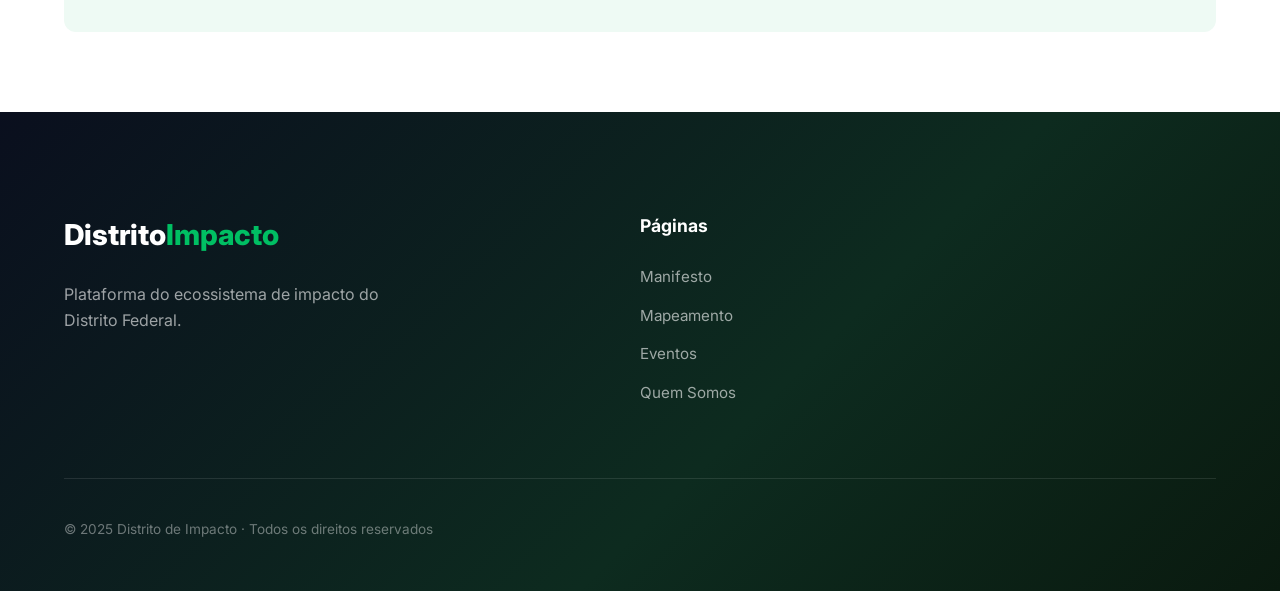
<file: quem-somos/index.html>
<!DOCTYPE html>
<html lang="pt-BR">
<head>
  <meta charset="UTF-8"/>
  <meta name="viewport" content="width=device-width, initial-scale=1.0"/>
  <title>Quem Somos – Distrito de Impacto</title>
  <meta name="description" content="Conheça a equipe e a missão do Distrito de Impacto, plataforma do ecossistema de impacto do DF."/>
  <link rel="preconnect" href="https://fonts.googleapis.com"/>
  <link rel="preconnect" href="https://fonts.gstatic.com" crossorigin/>
  <link href="https://fonts.googleapis.com/css2?family=Inter:wght@400;500;600;700;800&display=swap" rel="stylesheet"/>
  <link rel="stylesheet" href="../assets/css/style.css?v=3"/>
</head>
<body>
  <nav>
    <div class="container nav-container">
      <a href="/distrito-impacto-site/" class="nav-logo">Distrito<span>Impacto</span></a>
      <ul class="nav-links">
        <li><a href="/distrito-impacto-site/">Início</a></li>
        <li><a href="/distrito-impacto-site/manifesto/">Manifesto</a></li>
        <li><a href="/distrito-impacto-site/mapeamento/">Mapeamento</a></li>
        <li><a href="/distrito-impacto-site/eventos/">Eventos</a></li>
        <li><a href="/distrito-impacto-site/quem-somos/" class="active">Quem Somos</a></li>
        <li><a href="/distrito-impacto-site/mapeamento/" class="nav-cta">Cadastrar organização</a></li>
      </ul>
      <button class="nav-menu-btn">&#9776;</button>
    </div>
  </nav>

  <section class="hero" style="min-height: 42vh; padding: 80px 0;">
    <div class="container">
      <div class="hero-inner">
        <span class="hero-tag">Sobre nós</span>
        <h1>Quem está por trás do <span>Distrito de Impacto</span></h1>
        <p>Uma iniciativa colaborativa para mapear, conectar e fortalecer o ecossistema de impacto do Distrito Federal.</p>
      </div>
    </div>
  </section>

  <section style="padding: 5rem 0;">
    <div class="container">
      <div class="section-header">
        <span class="section-tag">Missão</span>
        <h2 class="section-title">Nossa missão</h2>
        <p>O Distrito de Impacto é uma plataforma de articulação, inteligência e mobilização que busca dar visibilidade, dados e conexão ao ecossistema de impacto do Distrito Federal.</p>
        <p style="margin-top: 1rem;">Acreditamos que o DF tem potencial único para se tornar referência nacional em economia de impacto — e o Distrito de Impacto é a infraestrutura para isso acontecer.</p>
      </div>

      <div class="section-header" style="margin-top: 3rem;">
        <span class="section-tag">Valores</span>
        <h2 class="section-title">Nossos valores</h2>
      </div>
      <div class="cards-grid">
        <div class="card">
          <span class="card-tag">🌱 Impacto real</span>
          <h3>Impacto real</h3>
          <p>Focamos em iniciativas que geram transformação concreta na vida das pessoas e no território do DF.</p>
        </div>
        <div class="card">
          <span class="card-tag">🤝 Colaboração</span>
          <h3>Colaboração</h3>
          <p>Construimos em rede, com abertura para diferentes setores, perspectivas e formas de atuação.</p>
        </div>
        <div class="card">
          <span class="card-tag">🔍 Transparência</span>
          <h3>Transparência</h3>
          <p>Compartilhamos dados, processos e aprendizados de forma aberta com todo o ecossistema.</p>
        </div>
      </div>

      <div style="margin-top: 4rem; padding: 3rem; background: var(--color-surface-soft); border-radius: var(--radius); text-align: center;">
        <h3 style="font-size: 1.5rem; margin-bottom: 1rem;">Entre em contato</h3>
        <p style="color: #555; margin-bottom: 1.5rem;">Quer colaborar, sugerir uma parceria ou saber mais sobre o projeto?</p>
        <a href="mailto:contato@distritodeimpacto.org" class="btn btn-primary">Fale conosco</a>
      </div>
    </div>
  </section>

  <footer>
    <div class="container">
      <div class="footer-top">
        <div class="footer-about">
          <div class="footer-logo">Distrito<span>Impacto</span></div>
          <p>Plataforma do ecossistema de impacto do Distrito Federal.</p>
        </div>
        <div class="footer-links">
          <h4>Páginas</h4>
          <ul>
            <li><a href="/distrito-impacto-site/manifesto/">Manifesto</a></li>
            <li><a href="/distrito-impacto-site/mapeamento/">Mapeamento</a></li>
            <li><a href="/distrito-impacto-site/eventos/">Eventos</a></li>
            <li><a href="/distrito-impacto-site/quem-somos/">Quem Somos</a></li>
          </ul>
        </div>
      </div>
      <div class="footer-bottom">
        <span>© 2025 Distrito de Impacto · Todos os direitos reservados</span>
      </div>
    </div>
  </footer>
</body>
</html>
</file>
<file: assets/css/style.css>
/* ==========================================================================
  DISTRITO DE IMPACTO - CSS GLOBAL REVISADO
  Foco em UX, Responsividade e Design Robusto
========================================================================== */
:root {
  /* Cores Principais */
  --color-primary: #00BF63;
  --color-accent: #DD7958;

  /* Cores Secundárias / Neutras */
  --color-surface-soft: #EEFAF4;
  --color-surface-muted: #F4F3F3;
  --color-detail: #D7D69F;
  --color-dark: #0a0f1e;
  --color-white: #FFFFFF;

  /* Tipografia e Layout */
  --font-main: 'Inter', sans-serif;
  --radius: 12px;
  --shadow: 0 4px 20px rgba(45, 45, 45, 0.08);
  --transition: all 0.3s cubic-bezier(0.4, 0, 0.2, 1);
  --container-width: 1200px;

  /* Hero gradient */
  --hero-bg: linear-gradient(135deg, #0a0f1e 0%, #0d2b1f 60%, #0a1a0f 100%);
}

/* 1. Reset e Base */
* {
  margin: 0;
  padding: 0;
  box-sizing: border-box;
}

html {
  scroll-behavior: smooth;
  font-size: 16px;
}

body {
  font-family: var(--font-main);
  background-color: var(--color-white);
  color: var(--color-dark);
  line-height: 1.6;
  overflow-x: hidden;
}

a {
  text-decoration: none;
  color: inherit;
  transition: var(--transition);
}

ul {
  list-style: none;
}

img {
  max-width: 100%;
  display: block;
}

/* 2. Componentes Globais */
.container {
  width: 90%;
  max-width: var(--container-width);
  margin: 0 auto;
}

.btn {
  display: inline-block;
  padding: 0.8rem 1.8rem;
  border-radius: var(--radius);
  font-weight: 600;
  text-align: center;
  cursor: pointer;
  border: none;
  font-size: 0.95rem;
  transition: var(--transition);
}

.btn-primary {
  background-color: var(--color-primary);
  color: var(--color-white);
}

.btn-primary:hover {
  background-color: #00a857;
  transform: translateY(-2px);
  box-shadow: 0 4px 12px rgba(0, 191, 99, 0.2);
}

.btn-outline {
  border: 1.5px solid rgba(255, 255, 255, 0.3);
  color: var(--color-white);
  background: transparent;
}

.btn-outline:hover {
  background-color: rgba(255, 255, 255, 0.1);
  border-color: var(--color-white);
}

/* 3. Navegação */
nav {
  height: 80px;
  background: var(--hero-bg);
  display: flex;
  align-items: center;
  position: sticky;
  top: 0;
  z-index: 1000;
  box-shadow: 0 2px 20px rgba(0,0,0,0.3);
}

.nav-container {
  display: flex;
  align-items: center;
  justify-content: space-between;
}

.nav-logo {
  font-size: 1.5rem;
  font-weight: 800;
  color: var(--color-white);
  letter-spacing: -1px;
}

.nav-logo span {
  color: var(--color-primary);
}

.nav-links {
  display: flex;
  gap: 2rem;
  align-items: center;
}

.nav-links a {
  color: rgba(255, 255, 255, 0.8);
  font-size: 0.9rem;
  font-weight: 500;
}

.nav-links a:hover,
.nav-links a.active {
  color: var(--color-white);
}

.nav-cta {
  background-color: var(--color-primary);
  color: var(--color-white) !important;
  padding: 0.5rem 1.2rem;
  border-radius: 8px;
  transition: var(--transition);
}

.nav-cta:hover {
  background-color: #00a857;
  transform: translateY(-2px);
}

.nav-menu-btn {
  display: none;
  color: var(--color-white);
  font-size: 1.8rem;
  background: none;
  border: none;
  cursor: pointer;
}

/* 4. Hero Section */
.hero {
  background: var(--hero-bg);
  color: var(--color-white);
  padding: 80px 0 80px;
  min-height: 70vh;
  display: flex;
  align-items: center;
  position: relative;
  overflow: hidden;
}

.hero::before {
  content: '';
  position: absolute;
  top: -50%;
  right: -10%;
  width: 600px;
  height: 600px;
  background: radial-gradient(circle, rgba(0, 191, 99, 0.08) 0%, transparent 70%);
  pointer-events: none;
}

.hero-inner {
  max-width: 800px;
  position: relative;
  z-index: 1;
}

.hero-tag {
  color: var(--color-primary);
  text-transform: uppercase;
  font-size: 0.8rem;
  font-weight: 700;
  letter-spacing: 2px;
  margin-bottom: 1rem;
  display: block;
}

.hero h1 {
  font-size: clamp(2.5rem, 5vw, 4.5rem);
  line-height: 1.1;
  font-weight: 800;
  margin-bottom: 1.5rem;
  letter-spacing: -2px;
}

.hero h1 span {
  color: var(--color-primary);
}

.hero p {
  font-size: 1.2rem;
  color: rgba(255, 255, 255, 0.7);
  margin-bottom: 2.5rem;
  max-width: 600px;
}

.hero-btns {
  display: flex;
  gap: 1.5rem;
}

/* 5. Estatísticas */
.stats {
  background-color: var(--color-primary);
  padding: 60px 0;
  color: var(--color-white);
}

.stats-grid {
  display: grid;
  grid-template-columns: repeat(4, 1fr);
  text-align: center;
  gap: 2rem;
}

.stat-num {
  font-size: 3rem;
  font-weight: 800;
  display: block;
}

.stat-label {
  font-size: 0.9rem;
  opacity: 0.9;
  font-weight: 500;
}

/* 6. Sections e Grid de Conteúdo */
section {
  padding: 100px 0;
}

.section-about,
.section-showcase {
  background-color: var(--color-white);
}

.section-cta {
  background-color: var(--color-surface-soft);
  text-align: center;
}

.section-cta h2 {
  font-size: 2.5rem;
  font-weight: 800;
  margin-bottom: 1rem;
  letter-spacing: -1px;
}

.section-cta p {
  font-size: 1.1rem;
  color: var(--color-dark);
  opacity: 0.8;
  margin-bottom: 2rem;
  max-width: 600px;
  margin-left: auto;
  margin-right: auto;
}

.section-header {
  margin-bottom: 4rem;
  max-width: 700px;
}

.section-tag {
  color: var(--color-accent);
  font-weight: 700;
  font-size: 0.9rem;
  text-transform: uppercase;
  margin-bottom: 0.5rem;
  display: block;
}

.section-title {
  font-size: 2.5rem;
  font-weight: 800;
  margin-bottom: 1rem;
  letter-spacing: -1px;
}

.cards-grid {
  display: grid;
  grid-template-columns: repeat(auto-fill, minmax(320px, 1fr));
  gap: 2rem;
}

.card {
  background-color: var(--color-surface-muted);
  padding: 2.5rem;
  border-radius: var(--radius);
  transition: var(--transition);
  border: 1px solid transparent;
}

.card:hover {
  background-color: var(--color-white);
  box-shadow: var(--shadow);
  border-color: var(--color-surface-soft);
  transform: translateY(-5px);
}

.card-tag {
  color: var(--color-primary);
  font-weight: 700;
  font-size: 0.75rem;
  text-transform: uppercase;
  margin-bottom: 1rem;
  display: block;
}

.card h3 {
  font-size: 1.3rem;
  margin-bottom: 1rem;
}

/* 7. Footer */
footer {
  background: var(--hero-bg);
  color: var(--color-white);
  padding: 100px 0 50px;
}

.footer-top {
  display: grid;
  grid-template-columns: 2fr 1fr 1fr;
  gap: 4rem;
  margin-bottom: 60px;
}

.footer-logo {
  font-size: 1.8rem;
  font-weight: 800;
  margin-bottom: 1.5rem;
}

.footer-logo span {
  color: var(--color-primary);
}

.footer-about p {
  color: rgba(255, 255, 255, 0.6);
  max-width: 350px;
}

.footer-links h4 {
  margin-bottom: 1.5rem;
  font-size: 1.1rem;
}

.footer-links ul li {
  margin-bottom: 0.8rem;
}

.footer-links a {
  color: rgba(255, 255, 255, 0.6);
  font-size: 0.95rem;
  transition: var(--transition);
}

.footer-links a:hover {
  color: var(--color-primary);
}

.footer-bottom {
  border-top: 1px solid rgba(255, 255, 255, 0.1);
  padding-top: 40px;
  display: flex;
  justify-content: space-between;
  font-size: 0.85rem;
  color: rgba(255, 255, 255, 0.4);
}

/* 8. Responsividade */
@media (max-width: 1024px) {
  .stats-grid {
    grid-template-columns: repeat(2, 1fr);
  }
  .footer-top {
    grid-template-columns: 1fr 1fr;
  }
}

@media (max-width: 768px) {
  nav .nav-links {
    display: none;
  }
  .nav-menu-btn {
    display: block;
  }
  .hero {
    padding-top: 60px;
    text-align: center;
    min-height: 60vh;
  }
  .hero-inner {
    margin: 0 auto;
  }
  .hero-btns {
    flex-direction: column;
    align-items: center;
  }
  .btn {
    width: 100%;
    max-width: 300px;
  }
  .stats-grid {
    grid-template-columns: 1fr;
  }
  section {
    padding: 60px 0;
  }
  .cards-grid {
    grid-template-columns: 1fr;
  }
  .footer-top {
    grid-template-columns: 1fr;
    gap: 3rem;
  }
  .footer-bottom {
    flex-direction: column;
    text-align: center;
    gap: 1rem;
  }
}

@media (max-width: 480px) {
  .section-title {
    font-size: 2rem;
  }
  .section-cta h2 {
    font-size: 2rem;
  }
  .card {
    padding: 1.5rem;
  }
}
</file>
